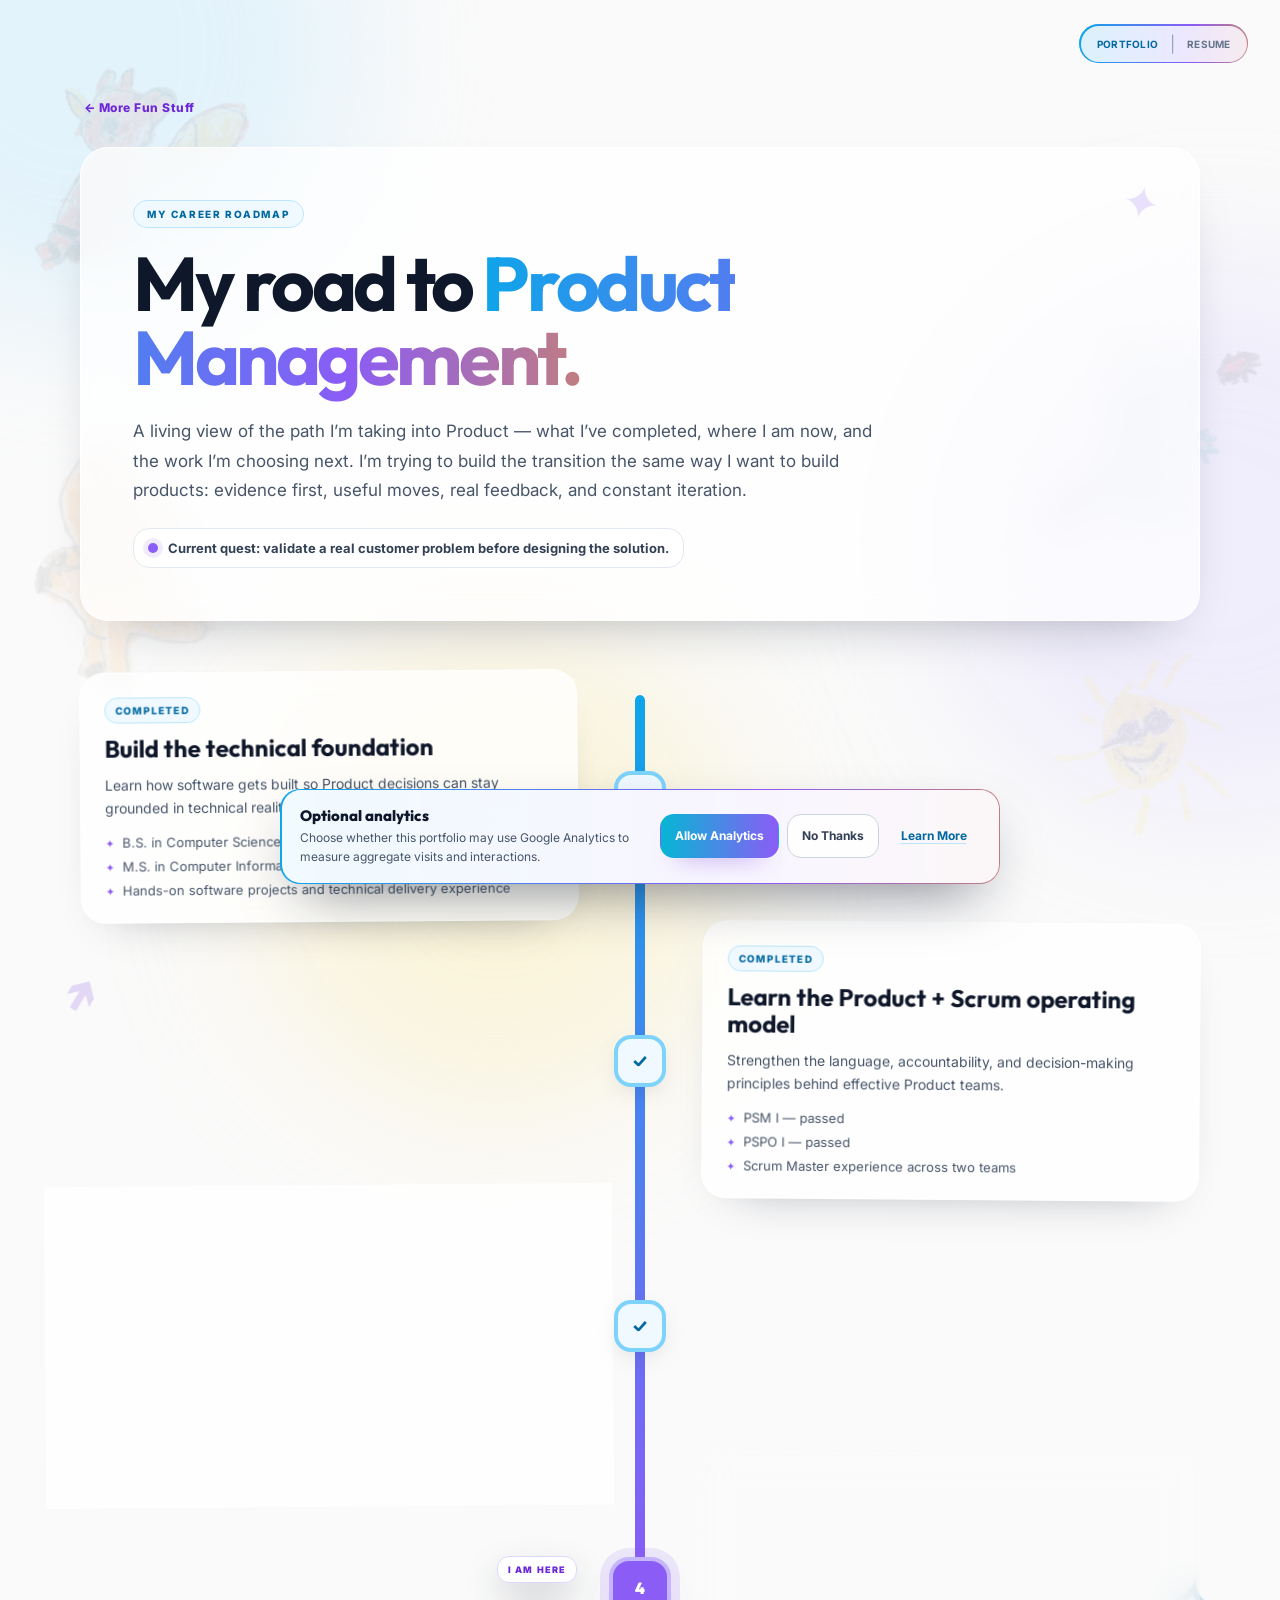
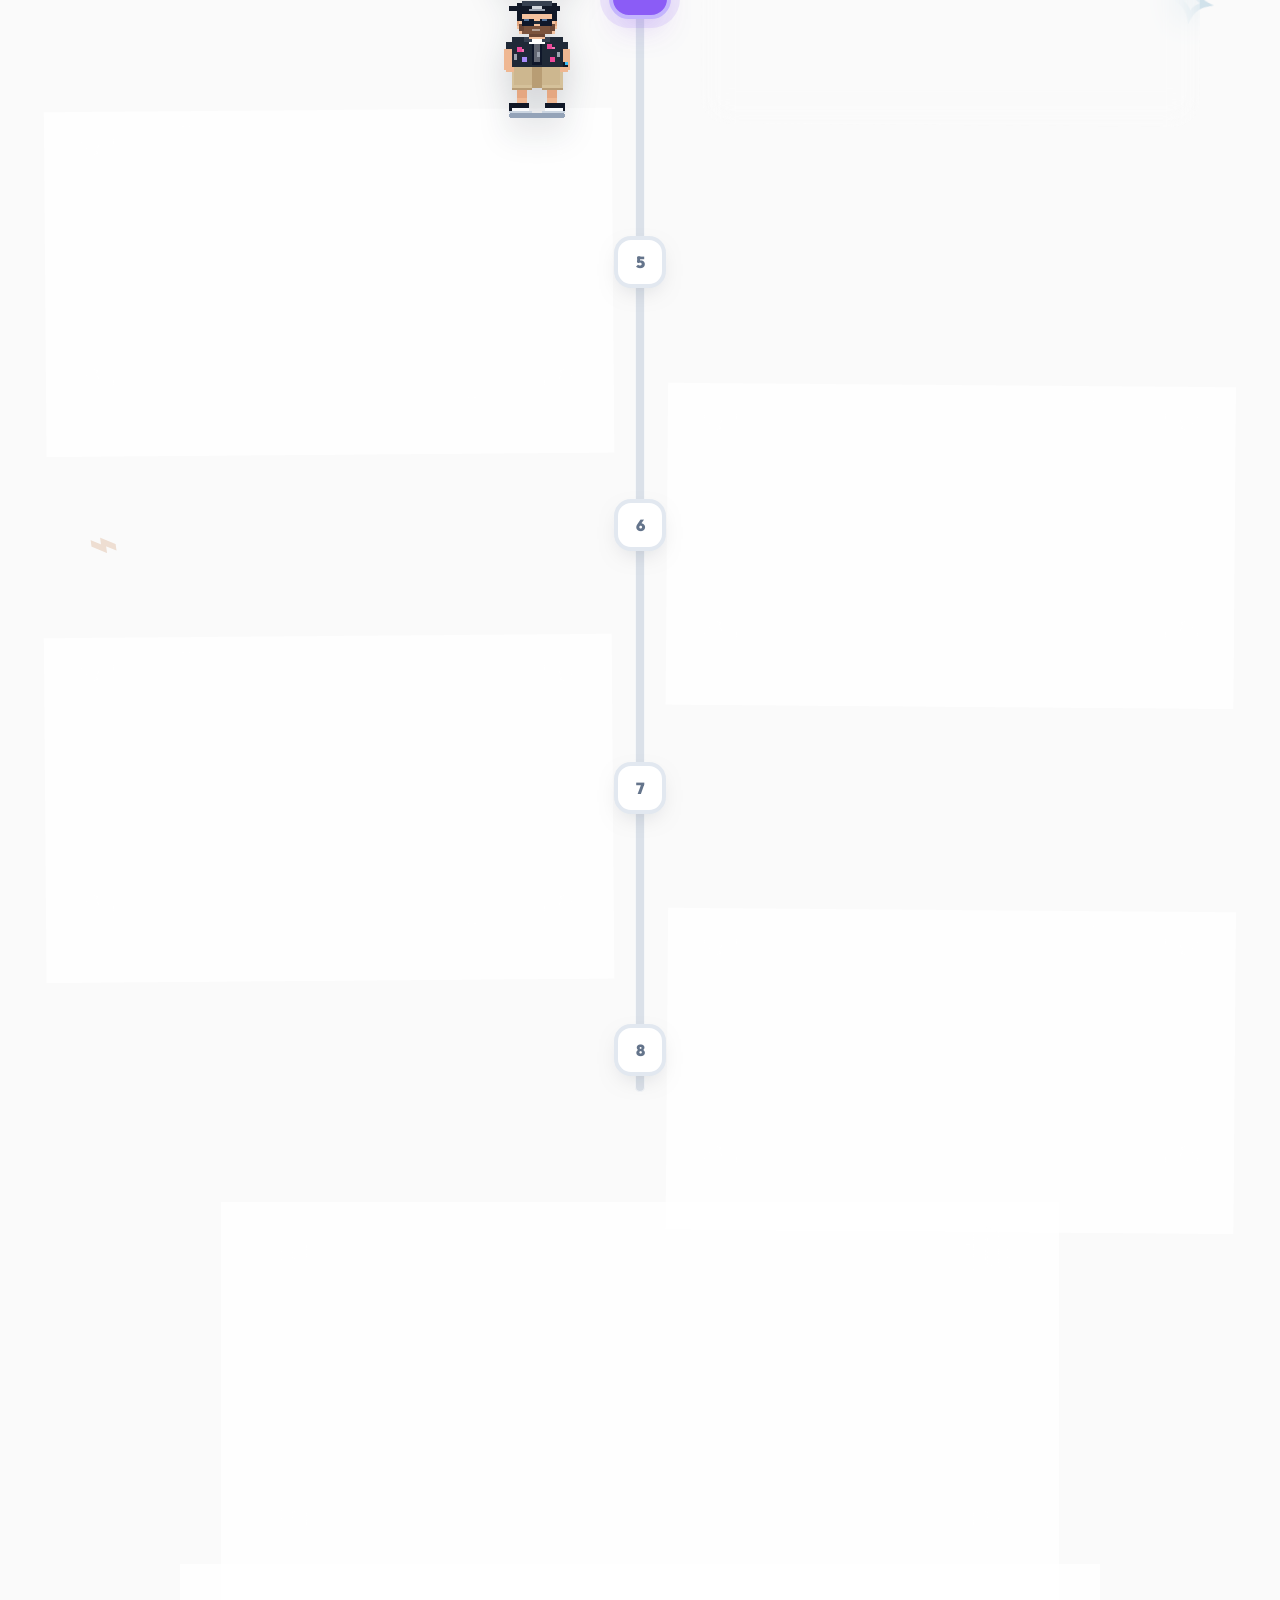
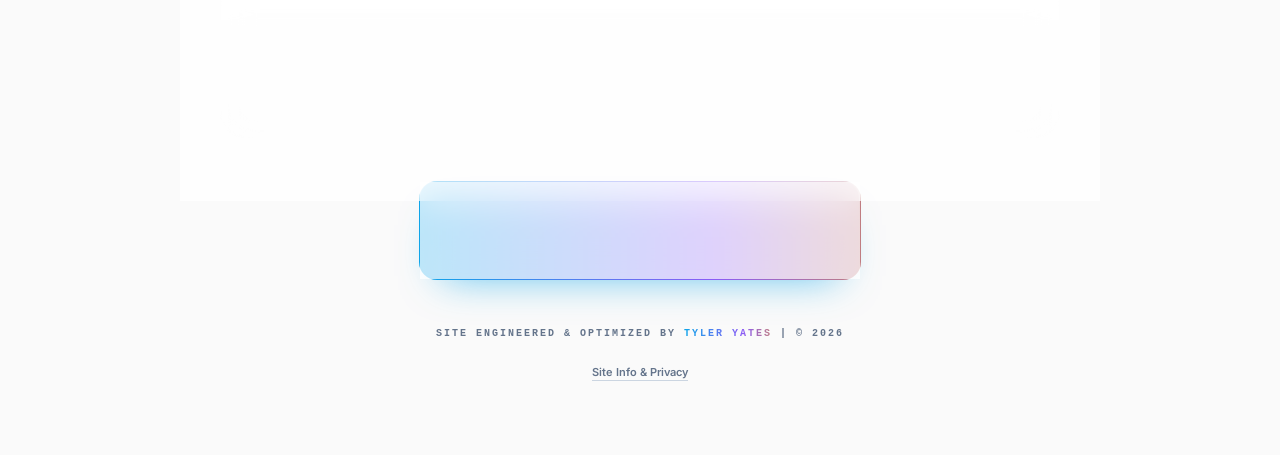
<file: roadmap.html>
<!DOCTYPE html>
<html lang="en">

<head>
  <meta charset="UTF-8" />
  <meta name="viewport" content="width=device-width, initial-scale=1.0" />
  <link rel="icon" type="image/png" href="assets/images/favicon.png" />
  <title>My Career Roadmap | Tyler Yates</title>
  <meta name="description"
    content="A living visual roadmap of Tyler Yates' path into Product Management — what is complete, what is in progress, and what comes next." />

  <!-- Consent-gated analytics and privacy controls -->
  <link rel="stylesheet" href="assets/css/privacy-consent.css" />
  <script src="assets/js/analytics.js" defer></script>
  <script src="assets/js/privacy-consent.js" defer></script>
  <link rel="preconnect" href="https://fonts.googleapis.com" />
  <link rel="preconnect" href="https://fonts.gstatic.com" crossorigin />
  <link
    href="https://fonts.googleapis.com/css2?family=Inter:wght@400;500;600;700;800&family=Outfit:wght@500;600;700;800&display=swap"
    rel="stylesheet" />
  <style>
    :root {
      --maker-sky: #0ea5e9;
      --maker-violet: #8b5cf6;
      --maker-sky-text: #0369a1;
      --maker-violet-text: #6d28d9;
      --maker-amber: #f59e0b;
      --maker-paper: #fafafa;
      --slate-900: #0f172a;
      --slate-700: #334155;
      --slate-600: #475569;
      --slate-500: #64748b;
      --slate-300: #cbd5e1;
      --slate-200: #e2e8f0;
      --white-glass: rgba(255, 255, 255, .72);
      --orbital-gradient: linear-gradient(90deg, var(--maker-sky), var(--maker-violet), var(--maker-amber), var(--maker-sky));
    }

    * {
      box-sizing: border-box;
    }

    html {
      scroll-behavior: smooth;
    }

    body {
      margin: 0;
      min-height: 100vh;
      color: var(--slate-900);
      background: var(--maker-paper);
      font-family: Inter, ui-sans-serif, system-ui, -apple-system, BlinkMacSystemFont, "Segoe UI", sans-serif;
      overflow-x: hidden;
    }

    body::before,
    body::after {
      content: "";
      position: fixed;
      width: 34rem;
      height: 34rem;
      border-radius: 999px;
      filter: blur(72px);
      opacity: .36;
      pointer-events: none;
      z-index: 0;
    }

    body::before {
      left: -12rem;
      top: -14rem;
      background: #bae6fd;
    }

    body::after {
      right: -13rem;
      top: 30%;
      background: #ddd6fe;
    }

    .amber-glow {
      position: fixed;
      left: 20%;
      bottom: -13rem;
      width: 30rem;
      height: 30rem;
      border-radius: 999px;
      background: #fde68a;
      filter: blur(82px);
      opacity: .28;
      pointer-events: none;
      z-index: 0;
    }

    @keyframes orbital-flow {
      from {
        background-position: 0% 50%;
      }

      to {
        background-position: 200% 50%;
      }
    }

    .orbital {
      background: var(--orbital-gradient);
      background-size: 200% auto;
      animation: orbital-flow 6s linear infinite;
    }

    .wrap {
      width: min(1120px, calc(100% - 32px));
      margin: 0 auto;
      padding: 96px 0 72px;
      position: relative;
      z-index: 2;
    }

    .top-switcher {
      position: fixed;
      top: 24px;
      right: 32px;
      z-index: 50;
      display: inline-flex;
      padding: 1.5px;
      border-radius: 999px;
      box-shadow: 0 20px 40px -24px rgba(14, 165, 233, .7);
    }

    .top-switcher-inner {
      display: inline-flex;
      align-items: center;
      gap: 12px;
      border-radius: 999px;
      padding: 8px 16px;
      background: rgba(255, 255, 255, .85);
      -webkit-backdrop-filter: blur(24px);
      backdrop-filter: blur(24px);
    }

    .top-switcher a {
      display: flex;
      flex-direction: column;
      align-items: flex-start;
      color: var(--slate-500);
      text-decoration: none;
      font-size: 10px;
      font-weight: 700;
      line-height: 1;
      text-transform: uppercase;
      letter-spacing: .025em;
    }

    .top-switcher a:first-child {
      color: var(--maker-sky-text);
    }

    .top-switcher-inner>span {
      color: #94a3b8;
    }

    .back-link {
      display: inline-flex;
      align-items: center;
      gap: 7px;
      margin: 0 0 14px 4px;
      color: var(--maker-violet-text);
      text-decoration: none;
      font-size: 12px;
      font-weight: 800;
      letter-spacing: .04em;
      transition: transform .2s ease, color .2s ease;
    }

    .back-link:hover {
      transform: translateX(-3px);
      color: #5b21b6;
    }

    .top-switcher a:focus-visible {
      outline: none;
      box-shadow: 0 0 0 2px #fff, 0 0 0 4px var(--maker-sky);
    }

    .back-link:focus-visible,
    .return-button:focus-visible {
      outline: 2px solid var(--maker-sky);
      outline-offset: 4px;
    }

    .hero {
      margin-top: 18px;
      padding: clamp(28px, 5vw, 52px);
      border-radius: 28px;
      background: var(--white-glass);
      border: 1px solid rgba(255, 255, 255, .8);
      box-shadow: 0 24px 55px -34px rgba(15, 23, 42, .4);
      backdrop-filter: blur(18px);
      position: relative;
      overflow: hidden;
    }

    .hero::after {
      content: "✦";
      position: absolute;
      right: 38px;
      top: 26px;
      font-size: 46px;
      color: rgba(139, 92, 246, .18);
      transform: rotate(13deg);
    }

    .eyebrow {
      display: inline-flex;
      align-items: center;
      gap: 8px;
      padding: 7px 13px;
      border-radius: 999px;
      background: #f0f9ff;
      border: 1px solid #bae6fd;
      color: var(--maker-sky-text);
      font-size: 10px;
      font-weight: 800;
      letter-spacing: .16em;
      text-transform: uppercase;
    }

    h1,
    h2,
    h3 {
      font-family: Outfit, Inter, ui-sans-serif, system-ui, sans-serif;
    }

    h1 {
      margin: 18px 0 0;
      max-width: 820px;
      font-size: clamp(42px, 7vw, 76px);
      line-height: .98;
      letter-spacing: -.045em;
    }

    .gradient-text {
      color: transparent;
      -webkit-background-clip: text;
      background-clip: text;
    }

    .hero p {
      max-width: 760px;
      color: var(--slate-600);
      font-size: 17px;
      line-height: 1.75;
      margin: 22px 0 0;
    }

    .quest-chip {
      display: inline-flex;
      margin-top: 22px;
      align-items: center;
      gap: 10px;
      border-radius: 16px;
      padding: 11px 14px;
      background: rgba(255, 255, 255, .82);
      border: 1px solid var(--slate-200);
      box-shadow: 0 12px 30px -22px rgba(15, 23, 42, .4);
      font-size: 13px;
      font-weight: 700;
      color: var(--slate-700);
    }

    .quest-dot {
      width: 10px;
      height: 10px;
      border-radius: 999px;
      background: var(--maker-violet);
      box-shadow: 0 0 0 5px rgba(139, 92, 246, .12);
    }

    .roadmap-shell {
      margin-top: 34px;
      position: relative;
      padding: 16px 0;
    }

    .route {
      position: absolute;
      left: 50%;
      top: 40px;
      bottom: 100px;
      width: 10px;
      transform: translateX(-50%);
      border-radius: 999px;
      background: rgba(203, 213, 225, .65);
      overflow: hidden;
      box-shadow: inset 0 0 0 1px rgba(255, 255, 255, .7);
    }

    .route-progress {
      width: 100%;
      height: 0;
      border-radius: 999px;
      background: linear-gradient(180deg, var(--maker-sky), var(--maker-violet));
      box-shadow: 0 0 22px rgba(139, 92, 246, .26);
    }

    .stage {
      position: relative;
      display: grid;
      grid-template-columns: minmax(0, 1fr) 84px minmax(0, 1fr);
      gap: 20px;
      align-items: center;
      min-height: 230px;
    }

    .card {
      background: rgba(255, 255, 255, .76);
      border: 1px solid rgba(255, 255, 255, .86);
      border-radius: 25px;
      padding: 24px;
      box-shadow: 0 20px 46px -34px rgba(15, 23, 42, .42);
      backdrop-filter: blur(16px);
      transition: transform .25s ease, box-shadow .25s ease;
      position: relative;
      grid-row: 1;
      width: 100%;
      min-width: 0;
    }

    .card:hover {
      transform: translateY(-4px);
      box-shadow: 0 26px 55px -34px rgba(15, 23, 42, .5);
    }

    .stage:nth-of-type(odd) .card {
      grid-column: 1;
      transform: rotate(-.45deg);
    }

    .stage:nth-of-type(even) .card {
      grid-column: 3;
      transform: rotate(.45deg);
    }

    .stage:nth-of-type(odd) .card:hover,
    .stage:nth-of-type(even) .card:hover {
      transform: translateY(-4px) rotate(0deg);
    }

    .checkpoint {
      grid-column: 2;
      grid-row: 1;
      justify-self: center;
      width: 52px;
      height: 52px;
      border-radius: 17px;
      display: grid;
      place-items: center;
      background: white;
      border: 4px solid var(--slate-200);
      color: var(--slate-500);
      font-weight: 900;
      font-family: Outfit, sans-serif;
      box-shadow: 0 8px 28px -16px rgba(15, 23, 42, .5);
      z-index: 3;
    }

    .done .checkpoint {
      border-color: #7dd3fc;
      color: var(--maker-sky-text);
      background: #f0f9ff;
    }

    .current .checkpoint {
      width: 62px;
      height: 62px;
      border-radius: 20px;
      border-color: #c4b5fd;
      color: white;
      background: var(--maker-violet);
      box-shadow: 0 0 0 9px rgba(139, 92, 246, .12), 0 18px 36px -20px rgba(109, 40, 217, .7);
      animation: pulse 2.2s ease-in-out infinite;
    }

    @keyframes pulse {

      0%,
      100% {
        box-shadow: 0 0 0 8px rgba(139, 92, 246, .10), 0 18px 36px -20px rgba(109, 40, 217, .7);
      }

      50% {
        box-shadow: 0 0 0 15px rgba(139, 92, 246, .04), 0 20px 42px -18px rgba(109, 40, 217, .75);
      }
    }

    .status {
      display: inline-flex;
      align-items: center;
      border-radius: 999px;
      padding: 6px 10px;
      font-size: 10px;
      font-weight: 800;
      letter-spacing: .12em;
      text-transform: uppercase;
      margin-bottom: 12px;
    }

    .done .status {
      background: #f0f9ff;
      border: 1px solid #bae6fd;
      color: var(--maker-sky-text);
    }

    .current .status {
      background: #f5f3ff;
      border: 1px solid #ddd6fe;
      color: var(--maker-violet-text);
    }

    .next .status {
      background: #fff7ed;
      border: 1px solid #fed7aa;
      color: #b45309;
    }

    .future .status {
      background: #f8fafc;
      border: 1px solid var(--slate-200);
      color: var(--slate-500);
    }

    .card h3 {
      margin: 0;
      font-size: 24px;
      line-height: 1.12;
    }

    .card p {
      margin: 11px 0 0;
      color: var(--slate-600);
      line-height: 1.65;
      font-size: 14px;
    }

    .card ul {
      margin: 15px 0 0;
      padding: 0;
      list-style: none;
      display: grid;
      gap: 8px;
    }

    .card li {
      color: var(--slate-600);
      font-size: 13px;
      display: flex;
      gap: 8px;
      align-items: flex-start;
    }

    .card li::before {
      content: "✦";
      color: var(--maker-violet);
      font-size: 11px;
      margin-top: 2px;
    }

    .current .card {
      border: 1px solid rgba(196, 181, 253, .85);
      box-shadow: 0 26px 56px -34px rgba(109, 40, 217, .55);
      background: linear-gradient(145deg, rgba(255, 255, 255, .9), rgba(245, 243, 255, .82));
    }

    .trainer-wrap {
      grid-column: 1;
      grid-row: 1;
      align-self: end;
      justify-self: end;
      display: flex;
      flex-direction: column;
      align-items: center;
      margin-right: -10px;
      z-index: 5;
      filter: drop-shadow(0 14px 16px rgba(15, 23, 42, .16));
    }

    .trainer-label {
      margin-bottom: 6px;
      padding: 7px 10px;
      border-radius: 12px;
      background: #fff;
      border: 1px solid #ddd6fe;
      color: var(--maker-violet-text);
      font-size: 9px;
      font-weight: 900;
      letter-spacing: .12em;
      text-transform: uppercase;
      white-space: nowrap;
      box-shadow: 0 10px 24px -18px rgba(15, 23, 42, .45);
    }

    .sprite {
      width: 102px;
      height: 136px;
      overflow: visible;
      image-rendering: pixelated;
      image-rendering: crisp-edges;
    }

    .sprite rect {
      shape-rendering: crispEdges;
    }

    /* Deliberately frame-stepped so the avatar feels like an old handheld RPG sprite,
       not a smooth floating illustration. */
    .sprite-body {
      transform-box: fill-box;
      transform-origin: center bottom;
      animation: trainer-idle 1.35s steps(4, end) infinite;
    }

    .sprite-shadow {
      transform-box: fill-box;
      transform-origin: center;
      animation: trainer-shadow 1.35s steps(4, end) infinite;
    }

    @keyframes trainer-idle {

      0%,
      100% {
        transform: translateY(0);
      }

      25% {
        transform: translateY(-1px);
      }

      50% {
        transform: translateY(-2px);
      }

      75% {
        transform: translateY(-1px);
      }
    }

    @keyframes trainer-shadow {

      0%,
      100% {
        transform: scaleX(1);
        opacity: .65;
      }

      25%,
      75% {
        transform: scaleX(.94);
        opacity: .58;
      }

      50% {
        transform: scaleX(.88);
        opacity: .5;
      }
    }

    .doodle {
      position: absolute;
      pointer-events: none;
      user-select: none;
      opacity: .16;
      font-family: Outfit, sans-serif;
      font-weight: 800;
      color: var(--maker-violet-text);
    }

    .d1 {
      top: 310px;
      left: -16px;
      transform: rotate(-14deg);
      font-size: 48px;
    }

    .d2 {
      top: 910px;
      right: -15px;
      transform: rotate(9deg);
      font-size: 60px;
      color: var(--maker-sky-text);
    }

    .d3 {
      bottom: 620px;
      left: 8px;
      transform: rotate(-8deg);
      font-size: 46px;
      color: #b45309;
    }

    .north-star {
      margin: 34px auto 0;
      max-width: 740px;
      text-align: center;
      padding: 34px 28px;
      border-radius: 28px;
      background: rgba(255, 255, 255, .8);
      border: 1px solid rgba(255, 255, 255, .88);
      box-shadow: 0 26px 58px -38px rgba(15, 23, 42, .45);
      backdrop-filter: blur(18px);
      position: relative;
    }

    .north-star .star {
      width: 74px;
      height: 74px;
      margin: -4px auto 10px;
      display: grid;
      place-items: center;
      font-size: 38px;
      border-radius: 24px;
      color: transparent;
      -webkit-background-clip: text;
      background-clip: text;
    }

    .north-star h2 {
      margin: 4px 0 0;
      font-size: clamp(30px, 4vw, 44px);
    }

    .north-star p {
      margin: 10px auto 0;
      max-width: 560px;
      color: var(--slate-600);
      line-height: 1.7;
      font-size: 14px;
    }

    footer {
      margin-top: 34px;
      color: var(--slate-500);
      text-align: center;
      font-size: 12px;
    }

    .tiny-note {
      position: absolute;
      font-family: Outfit, sans-serif;
      font-weight: 700;
      font-size: 12px;
      color: var(--maker-violet-text);
      transform: rotate(-5deg);
      background: rgba(255, 255, 255, .82);
      border: 1px solid #ede9fe;
      border-radius: 12px;
      padding: 6px 9px;
      box-shadow: 0 10px 20px -18px rgba(15, 23, 42, .4);
    }

    .note-1 {
      right: 18px;
      bottom: 18px;
    }


    .legacy-doodle {
      position: absolute;
      pointer-events: none;
      user-select: none;
      filter: grayscale(10%) saturate(120%);
      z-index: 1;
    }

    .legacy-dragon {
      left: 2%;
      top: 7%;
      width: min(18vw, 235px);
      opacity: .09;
      transform: rotate(-6deg);
    }

    .legacy-dino {
      right: 2%;
      top: 37%;
      width: min(16vw, 210px);
      opacity: .085;
      transform: rotate(6deg);
    }

    .legacy-cat {
      left: 2.5%;
      bottom: 23%;
      width: min(15vw, 190px);
      opacity: .08;
      transform: rotate(4deg);
    }

    .legacy-sun {
      right: 4%;
      bottom: 7%;
      width: min(14vw, 185px);
      opacity: .08;
      transform: rotate(-3deg);
    }

    .return-card {
      margin: 38px auto 0;
      max-width: 840px;
      padding: 26px 28px;
      border-radius: 26px;
      background: rgba(255, 255, 255, .68);
      border: 1px solid rgba(255, 255, 255, .82);
      box-shadow: 0 22px 52px -38px rgba(15, 23, 42, .45);
      backdrop-filter: blur(18px);
      display: flex;
      align-items: center;
      justify-content: space-between;
      gap: 22px;
    }

    .return-card .kicker {
      margin: 0;
      color: var(--maker-violet-text);
      font-size: 10px;
      font-weight: 900;
      letter-spacing: .15em;
      text-transform: uppercase;
    }

    .return-card h3 {
      margin: 6px 0 0;
      font-size: 24px;
    }

    .return-card p {
      margin: 7px 0 0;
      color: var(--slate-600);
      font-size: 13px;
      line-height: 1.65;
      max-width: 530px;
    }

    .return-button {
      flex: 0 0 auto;
      display: inline-flex;
      align-items: center;
      justify-content: center;
      gap: 8px;
      min-height: 44px;
      padding: 11px 18px;
      border-radius: 16px;
      color: #fff;
      text-decoration: none;
      font-size: 13px;
      font-weight: 800;
      background: linear-gradient(90deg, #06b6d4, var(--maker-violet));
      box-shadow: 0 16px 30px -18px rgba(109, 40, 217, .72);
      transition: transform .2s ease, filter .2s ease;
    }

    .return-button:hover {
      transform: translateY(-2px);
      filter: brightness(1.04);
    }

    .credit-footer {
      margin-top: 42px;
      display: flex;
      flex-direction: column;
      align-items: center;
    }

    .credit-shell {
      padding: 1.5px;
      border-radius: 18px;
      box-shadow: 0 20px 40px -24px rgba(14, 165, 233, .7);
    }

    .credit-card {
      display: flex;
      align-items: center;
      gap: 18px;
      width: fit-content;
      padding: 14px 18px;
      border-radius: 16px;
      border: 2px solid #7dd3fc;
      background: rgba(255, 255, 255, .72);
      backdrop-filter: blur(16px);
      transition: transform .25s ease, background .25s ease;
    }

    .credit-shell:hover .credit-card {
      transform: translateY(-5px);
      background: rgba(255, 255, 255, .94);
    }

    .credit-avatar {
      width: 64px;
      height: 64px;
      border-radius: 999px;
      overflow: hidden;
      border: 1px solid rgba(255, 255, 255, .9);
      flex: 0 0 auto;
    }

    .credit-avatar img {
      width: 100%;
      height: 100%;
      object-fit: cover;
      transform: scale(1.5);
    }

    .credit-label {
      margin: 0;
      color: var(--maker-sky-text);
      font-size: 10px;
      font-weight: 900;
      letter-spacing: .2em;
      text-transform: uppercase;
    }

    .credit-copy {
      margin: 4px 0 0;
      color: var(--slate-700);
      font-family: ui-monospace, SFMono-Regular, Menlo, Consolas, monospace;
      font-size: 12px;
      font-weight: 800;
    }

    .site-credit {
      margin-top: 48px;
      color: var(--slate-500);
      text-align: center;
      font-family: ui-monospace, SFMono-Regular, Menlo, Consolas, monospace;
      font-size: 10px;
      font-weight: 800;
      letter-spacing: .2em;
      text-transform: uppercase;
    }

    .back-to-top-shell {
      position: fixed;
      right: 24px;
      bottom: 24px;
      z-index: 50;
      display: inline-flex;
      padding: 2px;
      border-radius: 999px;
      background: var(--orbital-gradient);
      background-size: 200% auto;
      box-shadow: 0 20px 40px -24px rgba(14, 165, 233, .7);
      opacity: 0;
      pointer-events: none;
      transform: translateY(80px);
      transition: opacity .3s ease-out, transform .3s ease-out;
      animation: orbital-flow 6s linear infinite;
    }

    .back-to-top-shell.is-visible {
      opacity: 1;
      pointer-events: auto;
      transform: translateY(0);
    }

    .back-to-top-button {
      position: relative;
      display: inline-flex;
      width: 64px;
      height: 64px;
      align-items: center;
      justify-content: center;
      overflow: hidden;
      border: 0;
      border-radius: 999px;
      background: #fff;
      color: var(--maker-sky-text);
      cursor: pointer;
      -webkit-backdrop-filter: blur(12px);
      backdrop-filter: blur(12px);
      transition: transform .3s ease-out;
    }

    .back-to-top-button:hover {
      transform: rotate(12deg) scale(1.1);
    }

    .back-to-top-button:focus-visible {
      outline: none;
      box-shadow: 0 0 0 2px #fff, 0 0 0 4px var(--maker-sky);
    }

    .back-to-top-pulse {
      position: absolute;
      inset: 0;
      border-radius: 999px;
      background: rgba(224, 242, 254, .6);
      filter: blur(4px);
      pointer-events: none;
      animation: back-to-top-pulse 2s cubic-bezier(.4, 0, .6, 1) infinite;
    }

    .back-to-top-button svg {
      position: relative;
      width: 24px;
      height: 24px;
    }

    @keyframes back-to-top-pulse {
      50% {
        opacity: .5;
      }
    }

    @media (max-width: 767px) {
      .top-switcher {
        top: 16px;
        right: 16px;
      }
    }

    @media (max-width: 780px) {
      .amber-glow {
        position: absolute;
        top: calc(100vh + 8rem);
        bottom: auto;
      }

      .wrap {
        padding-top: 82px;
      }

      .hero {
        padding: 28px 22px;
      }

      .route {
        left: 28px;
        transform: none;
      }

      .stage {
        grid-template-columns: 58px 1fr;
        gap: 14px;
        min-height: unset;
        margin-bottom: 22px;
        align-items: start;
      }

      .checkpoint,
      .stage:nth-of-type(odd) .checkpoint,
      .stage:nth-of-type(even) .checkpoint {
        grid-column: 1;
        margin-top: 14px;
      }

      .card,
      .stage:nth-of-type(odd) .card,
      .stage:nth-of-type(even) .card {
        grid-column: 2;
        transform: none;
      }

      .trainer-wrap {
        grid-column: 2;
        grid-row: 2;
        justify-self: end;
        margin: -16px 12px 4px 0;
      }

      .doodle,
      .legacy-doodle {
        display: none;
      }

      .return-card {
        flex-direction: column;
        align-items: flex-start;
        padding: 24px 22px;
      }

      h1 {
        font-size: clamp(42px, 12vw, 60px);
      }
    }

    @media (prefers-reduced-motion: reduce) {

      *,
      *::before,
      *::after {
        animation-duration: .001ms !important;
        animation-iteration-count: 1 !important;
        scroll-behavior: auto !important;
      }
    }
  </style>
  <!-- Site information and privacy dialog -->
  <link rel="stylesheet" href="assets/css/site-info.css" />
  <script src="assets/js/site-info.js" defer></script>
</head>

<body>
  <div class="amber-glow" aria-hidden="true"></div>

  <div aria-hidden="true">
    <img src="assets/images/drawing-dragon.png" alt="" class="legacy-doodle legacy-dragon" loading="lazy"
      decoding="async" />
    <img src="assets/images/drawing-dino.png" alt="" class="legacy-doodle legacy-dino" loading="lazy"
      decoding="async" />
    <img src="assets/images/drawing-cat.png" alt="" class="legacy-doodle legacy-cat" loading="lazy" decoding="async" />
    <img src="assets/images/drawing-sun.png" alt="" class="legacy-doodle legacy-sun" loading="lazy" decoding="async" />
  </div>

  <div class="top-switcher orbital">
    <nav class="top-switcher-inner" aria-label="Site navigation">
      <a href="index.html" aria-label="Go to portfolio home" data-ga-event="portfolio_nav_click"
        data-ga-location="top_nav">Portfolio</a>
      <span aria-hidden="true">|</span>
      <a href="resume.html" aria-label="View resume" data-ga-event="resume_nav_click"
        data-ga-location="top_nav">Resume</a>
    </nav>
  </div>

  <main class="wrap">
    <a href="fun.html" class="back-link" aria-label="Back to More Fun Stuff" data-ga-event="fun_stuff_back_click"
      data-ga-location="top_back_link">← More Fun Stuff</a>
    <section class="hero">
      <span class="eyebrow">My Career Roadmap</span>
      <h1>My road to <span class="gradient-text orbital">Product Management.</span></h1>
      <p>
        A living view of the path I’m taking into Product — what I’ve completed, where I am now, and the work I’m
        choosing next. I’m trying to build the transition the same way I want to build products: evidence first, useful
        moves, real feedback, and constant iteration.
      </p>
      <div class="quest-chip"><span class="quest-dot"></span>Current quest: validate a real customer problem before
        designing the solution.</div>
    </section>

    <section class="roadmap-shell" aria-label="Product management roadmap">
      <div class="route" aria-hidden="true">
        <div class="route-progress"></div>
      </div>
      <div class="doodle d1" aria-hidden="true">↗</div>
      <div class="doodle d2" aria-hidden="true">✧</div>
      <div class="doodle d3" aria-hidden="true">⌁</div>

      <article class="stage done">
        <div class="card">
          <span class="status">Completed</span>
          <h3>Build the technical foundation</h3>
          <p>Learn how software gets built so Product decisions can stay grounded in technical reality.</p>
          <ul>
            <li>B.S. in Computer Science</li>
            <li>M.S. in Computer Information Systems</li>
            <li>Hands-on software projects and technical delivery experience</li>
          </ul>
        </div>
        <div class="checkpoint">✓</div>
      </article>

      <article class="stage done">
        <div class="card">
          <span class="status">Completed</span>
          <h3>Learn the Product + Scrum operating model</h3>
          <p>Strengthen the language, accountability, and decision-making principles behind effective Product teams.</p>
          <ul>
            <li>PSM I — passed</li>
            <li>PSPO I — passed</li>
            <li>Scrum Master experience across two teams</li>
          </ul>
        </div>
        <div class="checkpoint">✓</div>
      </article>

      <article class="stage done">
        <div class="card">
          <span class="status">Completed</span>
          <h3>Turn shipped work into Product evidence</h3>
          <p>Move beyond “I built something” and explain the problem, tradeoffs, decisions, and outcomes behind the
            work.</p>
          <ul>
            <li>uTip product case study</li>
            <li>Portfolio positioned around Product thinking</li>
            <li>Technical projects reframed around user value</li>
          </ul>
        </div>
        <div class="checkpoint">✓</div>
      </article>

      <article class="stage current">
        <div class="card">
          <span class="status">Current quest</span>
          <h3>Validate a real customer problem</h3>
          <p>
            I’m actively researching a day-of group context handoff problem: when one person carries the plan, context,
            and “what’s next?” decisions for everyone else.
          </p>
          <ul>
            <li>Gathering real customer/community evidence</li>
            <li>Narrowing the user segment and job-to-be-done</li>
            <li>Looking for contradictions before committing to a solution</li>
          </ul>
        </div>
        <div class="checkpoint">4</div>

        <div class="trainer-wrap" aria-label="Tyler's current position on the roadmap: I am here">
          <div class="trainer-label">I am here</div>
          <svg class="sprite" viewBox="0 0 40 52" role="img"
            aria-label="Pixel-art Tyler avatar based on the uploaded trainer-style sprite reference, wearing a backwards cap, sunglasses, a dark patterned shirt, khaki shorts, and sneakers, gently idling like a classic handheld RPG trainer">
            <!-- fixed ground shadow -->
            <rect class="sprite-shadow" x="9" y="48" width="22" height="2" rx="1" fill="#94a3b8" />

            <g class="sprite-body">
              <!-- shoes -->
              <rect x="9" y="44" width="8" height="3" fill="#111827" />
              <rect x="23" y="44" width="8" height="3" fill="#111827" />
              <rect x="10" y="46" width="7" height="2" fill="#f8fafc" />
              <rect x="23" y="46" width="7" height="2" fill="#f8fafc" />
              <rect x="9" y="47" width="9" height="1" fill="#cbd5e1" />
              <rect x="22" y="47" width="9" height="1" fill="#cbd5e1" />

              <!-- legs -->
              <rect x="12" y="36" width="4" height="8" fill="#efb792" />
              <rect x="24" y="36" width="4" height="8" fill="#efb792" />
              <rect x="12" y="39" width="4" height="3" fill="#e5a781" />
              <rect x="24" y="39" width="4" height="3" fill="#e5a781" />

              <!-- shorts -->
              <rect x="10" y="29" width="20" height="9" fill="#d5c19a" />
              <rect x="11" y="30" width="8" height="7" fill="#cdb78f" />
              <rect x="21" y="30" width="8" height="7" fill="#cdb78f" />
              <rect x="18" y="29" width="4" height="9" fill="#b89d74" />
              <rect x="10" y="38" width="8" height="1" fill="#b79c76" />
              <rect x="22" y="38" width="8" height="1" fill="#b79c76" />

              <!-- shirt body -->
              <rect x="10" y="18" width="20" height="12" fill="#1f2937" />
              <rect x="8" y="20" width="4" height="10" fill="#1f2937" />
              <rect x="28" y="20" width="4" height="10" fill="#1f2937" />
              <rect x="17" y="18" width="6" height="3" fill="#ffffff" />
              <rect x="18" y="21" width="4" height="8" fill="#0f172a" />
              <rect x="19" y="21" width="2" height="7" fill="#ffffff" opacity=".35" />

              <!-- shirt collar -->
              <rect x="15" y="18" width="3" height="2" fill="#374151" />
              <rect x="22" y="18" width="3" height="2" fill="#374151" />

              <!-- shirt pattern inspired by uploaded sprite -->
              <rect x="12" y="22" width="2" height="2" fill="#ec4899" />
              <rect x="14" y="23" width="1" height="1" fill="#f472b6" />
              <rect x="24" y="21" width="2" height="2" fill="#ec4899" />
              <rect x="26" y="22" width="1" height="1" fill="#f472b6" />
              <rect x="14" y="26" width="2" height="2" fill="#a78bfa" />
              <rect x="25" y="26" width="2" height="2" fill="#ec4899" />
              <rect x="20" y="24" width="1" height="2" fill="#9ca3af" />
              <rect x="11" y="25" width="1" height="2" fill="#9ca3af" />
              <rect x="28" y="24" width="1" height="2" fill="#9ca3af" />

              <!-- arms -->
              <rect x="7" y="23" width="3" height="8" fill="#efb792" />
              <rect x="30" y="23" width="3" height="8" fill="#efb792" />
              <rect x="8" y="30" width="3" height="2" fill="#efb792" />
              <rect x="29" y="30" width="3" height="2" fill="#efb792" />

              <!-- watch on right wrist (screen-left on front view) -->
              <rect x="30" y="28" width="2" height="2" fill="#111827" />
              <rect x="31" y="28" width="1" height="1" fill="#38bdf8" />

              <!-- neck -->
              <rect x="17" y="16" width="6" height="3" fill="#efb792" />
              <rect x="18" y="16" width="4" height="3" fill="#f4c29f" />

              <!-- head -->
              <rect x="13" y="8" width="14" height="9" fill="#f4c29f" />
              <rect x="12" y="10" width="16" height="5" fill="#f4c29f" />
              <rect x="14" y="16" width="12" height="1" fill="#e1a57f" />
              <rect x="12" y="11" width="1" height="3" fill="#e1a57f" />
              <rect x="27" y="11" width="1" height="3" fill="#e1a57f" />

              <!-- beard -->
              <rect x="14" y="14" width="12" height="3" fill="#7c533d" />
              <rect x="13" y="13" width="2" height="3" fill="#6b4635" />
              <rect x="25" y="13" width="2" height="3" fill="#6b4635" />
              <rect x="17" y="17" width="6" height="1" fill="#6b4635" />

              <!-- sunglasses -->
              <rect x="14" y="11" width="5" height="3" fill="#0f172a" />
              <rect x="21" y="11" width="5" height="3" fill="#0f172a" />
              <rect x="19" y="12" width="2" height="1" fill="#1f2937" />
              <rect x="15" y="11" width="2" height="1" fill="#93c5fd" opacity=".55" />
              <rect x="22" y="11" width="2" height="1" fill="#93c5fd" opacity=".55" />

              <!-- small smile below beard line -->
              <rect x="18" y="15" width="3" height="1" fill="#f8fafc" opacity=".45" />

              <!-- hair -->
              <rect x="13" y="7" width="14" height="2" fill="#111827" />
              <rect x="12" y="9" width="2" height="3" fill="#111827" />
              <rect x="26" y="9" width="2" height="3" fill="#111827" />

              <!-- backwards cap with visible strap -->
              <rect x="12" y="5" width="16" height="4" fill="#111827" />
              <rect x="14" y="4" width="12" height="2" fill="#374151" />
              <rect x="9" y="6" width="4" height="2" fill="#111827" />
              <rect x="24" y="6" width="5" height="2" fill="#111827" />
              <rect x="17" y="7" width="6" height="1" fill="#9ca3af" />
              <rect x="18" y="6" width="4" height="1" fill="#d1d5db" />
            </g>
          </svg>
        </div>
      </article>

      <article class="stage next">
        <div class="card">
          <span class="status">Next</span>
          <h3>Prototype the smallest useful answer</h3>
          <p>Only after the problem survives discovery: map the journey, choose the critical moment, and prototype the
            lightest experience worth testing.</p>
          <ul>
            <li>User flow + low-fidelity prototype</li>
            <li>Explicit MVP tradeoffs</li>
            <li>Testable assumptions, not feature wishlists</li>
          </ul>
        </div>
        <div class="checkpoint">5</div>
      </article>

      <article class="stage future">
        <div class="card">
          <span class="status">Then</span>
          <h3>Test, measure, and iterate</h3>
          <p>Turn the case study into proof that feedback changes the product, not just a polished mockup.</p>
          <ul>
            <li>Usability feedback</li>
            <li>Success metrics and instrumentation plan</li>
            <li>Documented iteration based on evidence</li>
          </ul>
        </div>
        <div class="checkpoint">6</div>
      </article>

      <article class="stage future">
        <div class="card">
          <span class="status">Build leverage</span>
          <h3>Make the evidence easy to hire</h3>
          <p>Translate the work into clear stories that show discovery, prioritization, technical fluency, stakeholder
            alignment, and outcomes.</p>
          <ul>
            <li>Two strong Product case studies</li>
            <li>Interview story bank</li>
            <li>Product analytics examples</li>
          </ul>
        </div>
        <div class="checkpoint">7</div>
      </article>

      <article class="stage future">
        <div class="card">
          <span class="status">Target: Aug 2027</span>
          <h3>Land the first true Product role</h3>
          <p>Use the portfolio, network, applications, and interview reps to move into a role with meaningful Product
            ownership.</p>
          <ul>
            <li>Consistent targeted applications</li>
            <li>Active Product network</li>
            <li>Ownership of real user + business outcomes</li>
          </ul>
        </div>
        <div class="checkpoint">8</div>
      </article>
    </section>

    <section class="north-star">
      <div class="star orbital">★</div>
      <span class="eyebrow">Long-term Goal</span>
      <h2>Build meaningful products in tech.</h2>
      <p>
        The destination is bigger than one company or one job title: become the kind of Product leader who understands
        users, aligns teams, makes smart tradeoffs, and ships technology people genuinely care about.
      </p>
    </section>

    <section class="return-card" aria-label="Return to More Fun Stuff">
      <div>
        <p class="kicker">Side quest complete</p>
        <h3>Want to see the other fun stuff?</h3>
        <p>The roadmap is just one little corner of the site. Head back to the side-quest hub to see what else gets
          unlocked over time.</p>
      </div>
      <a href="fun.html" class="return-button" data-ga-event="fun_stuff_back_click" data-ga-location="bottom_cta">More
        Fun Stuff <span aria-hidden="true">→</span></a>
    </section>

    <footer class="credit-footer">
      <div class="credit-shell orbital">
        <div class="credit-card">
          <span class="credit-avatar">
            <img src="assets/images/cole.jpeg" alt="Cole Yates avatar" loading="lazy" decoding="async" />
          </span>
          <div>
            <p class="credit-label">Lead Concept Artist</p>
            <p class="credit-copy">Background drawings created by Cole Yates ✏️</p>
          </div>
        </div>
      </div>
      <p class="site-credit">SITE ENGINEERED &amp; OPTIMIZED BY <span class="gradient-text orbital">TYLER YATES</span> |
        © 2026</p>
      <button type="button" class="site-info-link site-info-footer-link" data-site-info-trigger aria-haspopup="dialog"
        aria-controls="site-info-dialog">Site Info &amp; Privacy</button>
    </footer>
  </main>

  <div id="back-to-top-shell" class="back-to-top-shell">
    <button id="back-to-top" class="back-to-top-button" type="button" aria-label="Back to top">
      <span class="back-to-top-pulse" aria-hidden="true"></span>
      <svg xmlns="http://www.w3.org/2000/svg" fill="none" viewBox="0 0 24 24" stroke="currentColor" aria-hidden="true">
        <path stroke-linecap="round" stroke-linejoin="round" stroke-width="2.75" d="M5 15l7-7 7 7" />
      </svg>
    </button>
  </div>

  <script>
    (() => {
      "use strict";

      const BACK_TO_TOP_SHOW_SCROLL_PX = 600;
      const backToTopShell = document.getElementById("back-to-top-shell");
      const backToTopBtn = document.getElementById("back-to-top");
      const roadmapRoute = document.querySelector(".route");
      const roadmapProgress = document.querySelector(".route-progress");
      const currentCheckpoint = document.querySelector(".stage.current .checkpoint");

      function updateRoadmapProgress() {
        if (!roadmapRoute || !roadmapProgress || !currentCheckpoint) {
          return;
        }

        const routeRect = roadmapRoute.getBoundingClientRect();
        const checkpointRect = currentCheckpoint.getBoundingClientRect();
        const checkpointCenter = checkpointRect.top + (checkpointRect.height / 2);
        const progressHeight = Math.max(0, Math.min(routeRect.height, checkpointCenter - routeRect.top));

        roadmapProgress.style.height = `${progressHeight}px`;
      }

      function updateBackToTopVisibility(scrollTop = window.scrollY || document.documentElement.scrollTop) {
        if (!backToTopShell) {
          return;
        }
        backToTopShell.classList.toggle("is-visible", scrollTop > BACK_TO_TOP_SHOW_SCROLL_PX);
      }

      function initBackToTopButton() {
        if (!backToTopBtn) {
          return;
        }

        backToTopBtn.addEventListener("click", () => {
          window.scrollTo({ top: 0, behavior: "smooth" });
        });
      }

      function initializePage() {
        initBackToTopButton();
        updateBackToTopVisibility();
        updateRoadmapProgress();
      }

      if (document.readyState === "loading") {
        document.addEventListener("DOMContentLoaded", initializePage, { once: true });
      } else {
        initializePage();
      }

      window.addEventListener("scroll", () => updateBackToTopVisibility(), { passive: true });
      window.addEventListener("load", updateRoadmapProgress, { once: true });
      window.addEventListener("resize", updateRoadmapProgress);
    })();
  </script>
</body>

</html>
</file>
<file: assets/css/privacy-consent.css>
.privacy-banner[hidden] {
  display: none;
}

.privacy-banner {
  position: fixed;
  left: 50%;
  bottom: max(16px, env(safe-area-inset-bottom));
  z-index: 90;
  width: min(720px, calc(100% - 32px));
  padding: 1.5px;
  border-radius: 20px;
  background: linear-gradient(90deg, #0ea5e9, #8b5cf6, #f59e0b, #0ea5e9);
  background-size: 200% auto;
  box-shadow: 0 24px 60px -24px rgba(15, 23, 42, .65);
  transform: translateX(-50%);
  animation: privacy-orbital-flow 6s linear infinite;
}

.privacy-banner-inner {
  display: flex;
  align-items: center;
  justify-content: space-between;
  gap: 18px;
  padding: 16px 18px;
  border-radius: 18.5px;
  background: rgba(255, 255, 255, .94);
  -webkit-backdrop-filter: blur(24px);
  backdrop-filter: blur(24px);
}

.privacy-banner-title {
  margin: 0;
  color: #0f172a;
  font-family: Outfit, ui-sans-serif, system-ui, sans-serif;
  font-size: 15px;
  font-weight: 800;
}

.privacy-banner-copy {
  margin: 4px 0 0;
  color: #475569;
  font-size: 12px;
  line-height: 1.55;
}

.privacy-banner-actions,
.privacy-choice-actions {
  display: flex;
  flex-wrap: wrap;
  align-items: center;
  gap: 8px;
}

.privacy-banner-actions {
  flex: 0 0 auto;
  justify-content: flex-end;
}

.privacy-consent-button,
.privacy-learn-more {
  display: inline-flex;
  min-height: 44px;
  align-items: center;
  justify-content: center;
  border-radius: 14px;
  padding: 10px 14px;
  font-family: Inter, ui-sans-serif, system-ui, sans-serif;
  font-size: 12px;
  font-weight: 700;
  line-height: 1;
  text-decoration: none;
  transition: transform 180ms ease, border-color 180ms ease, background-color 180ms ease, filter 180ms ease;
}

.privacy-consent-button {
  border: 1px solid #cbd5e1;
  background: rgba(255, 255, 255, .9);
  color: #334155;
  cursor: pointer;
}

.privacy-consent-button[data-analytics-consent="granted"] {
  border-color: transparent;
  background: linear-gradient(90deg, #06b6d4, #8b5cf6);
  color: #fff;
  box-shadow: 0 14px 24px -18px rgba(109, 40, 217, .8);
}

.privacy-consent-button:hover,
.privacy-learn-more:hover {
  transform: translateY(-1px);
}

.privacy-consent-button[data-analytics-consent="granted"]:hover {
  filter: brightness(1.05);
}

.privacy-consent-button.is-selected {
  box-shadow: 0 0 0 2px #fff, 0 0 0 4px #0ea5e9;
}

.privacy-learn-more {
  color: #0369a1;
  text-decoration: underline;
  text-decoration-color: #bae6fd;
  text-underline-offset: 3px;
}

.privacy-consent-button:focus-visible,
.privacy-learn-more:focus-visible {
  outline: 2px solid #0ea5e9;
  outline-offset: 3px;
}

.privacy-consent-status {
  margin: 10px 0 0;
  color: #64748b;
  font-size: 12px;
  font-weight: 600;
}

@keyframes privacy-orbital-flow {
  from {
    background-position: 0% 50%;
  }

  to {
    background-position: 200% 50%;
  }
}

@media (max-width: 680px) {
  .privacy-banner-inner {
    align-items: flex-start;
    flex-direction: column;
  }

  .privacy-banner-actions {
    justify-content: flex-start;
    width: 100%;
  }
}

@media (max-width: 430px) {
  .privacy-banner-actions > * {
    flex: 1 1 auto;
  }
}

@media (prefers-reduced-motion: reduce) {
  .privacy-banner {
    animation: none !important;
  }

  .privacy-consent-button,
  .privacy-learn-more {
    transition-duration: 0ms !important;
  }
}
</file>
<file: assets/css/site-info.css>
.site-info-link {
  appearance: none;
  border: 0;
  background: transparent;
  color: #64748b;
  cursor: pointer;
  font: inherit;
  font-size: 11px;
  font-weight: 600;
  padding: 4px;
  text-decoration: underline;
  text-decoration-color: #cbd5e1;
  text-underline-offset: 4px;
  transition: color 180ms ease, text-decoration-color 180ms ease;
}

.site-info-link:hover {
  color: #0369a1;
  text-decoration-color: #7dd3fc;
}

.site-info-link:focus-visible,
.site-info-close:focus-visible {
  outline: 2px solid #0ea5e9;
  outline-offset: 3px;
}

.site-info-footer-link {
  margin-top: 12px;
}

.site-info-footer {
  display: flex;
  justify-content: center;
  margin-top: 14px;
  text-align: center;
}

.site-info-modal[hidden] {
  display: none;
}

.site-info-modal {
  position: fixed;
  inset: 0;
  z-index: 100;
  display: flex;
  align-items: center;
  justify-content: center;
  padding: 16px;
  background: rgba(15, 23, 42, .54);
  -webkit-backdrop-filter: blur(8px);
  backdrop-filter: blur(8px);
}

.site-info-panel-ring {
  position: relative;
  width: min(680px, 100%);
  max-height: calc(100vh - 32px);
  max-height: calc(100dvh - 32px);
  overflow: auto;
  padding: 1.5px;
  border-radius: 28px;
  background: linear-gradient(90deg, #0ea5e9, #8b5cf6, #f59e0b, #0ea5e9);
  background-size: 200% auto;
  box-shadow: 0 30px 80px -28px rgba(15, 23, 42, .72);
  animation: site-info-orbital-flow 6s linear infinite;
}

.site-info-panel {
  position: relative;
  padding: 32px;
  border-radius: 26.5px;
  background: rgba(255, 255, 255, .94);
  -webkit-backdrop-filter: blur(24px);
  backdrop-filter: blur(24px);
}

.site-info-heading {
  margin: 0 64px 0 0;
  color: #0f172a;
  font-family: Outfit, ui-sans-serif, system-ui, sans-serif;
  font-size: clamp(26px, 5vw, 34px);
  font-weight: 800;
  line-height: 1.15;
}

.site-info-copy {
  margin-top: 22px;
  color: #475569;
  font-size: 14px;
  line-height: 1.7;
}

.site-info-copy p {
  margin: 0;
}

.site-info-copy p + p {
  margin-top: 14px;
}

.site-info-consent {
  margin-top: 18px;
  padding: 16px;
  border: 1px solid #e0e7ff;
  border-radius: 18px;
  background: rgba(238, 242, 255, .62);
}

.site-info-consent h3 {
  margin: 0;
  color: #0f172a;
  font-family: Outfit, ui-sans-serif, system-ui, sans-serif;
  font-size: 16px;
  font-weight: 800;
}

.site-info-consent .privacy-choice-actions {
  margin-top: 12px;
}

.site-info-consent + p {
  margin-top: 14px;
}

.site-info-policy-link {
  color: #6d28d9;
  font-weight: 700;
  text-underline-offset: 3px;
}

.site-info-policy-link:focus-visible {
  outline: 2px solid #0ea5e9;
  outline-offset: 3px;
}

.site-info-contact {
  padding-top: 16px;
  border-top: 1px solid #e2e8f0;
  color: #334155;
  font-size: 13px;
  font-weight: 600;
}

.site-info-contact a {
  color: #0369a1;
  text-underline-offset: 3px;
}

.site-info-close-ring {
  position: absolute;
  top: 18px;
  right: 18px;
  display: inline-flex;
  padding: 1.5px;
  border-radius: 999px;
  background: linear-gradient(90deg, #0ea5e9, #8b5cf6, #f59e0b, #0ea5e9);
  background-size: 200% auto;
  box-shadow: 0 20px 40px -24px rgba(14, 165, 233, .7);
  animation: site-info-orbital-flow 6s linear infinite;
}

.site-info-close {
  display: inline-flex;
  width: 42px;
  height: 42px;
  align-items: center;
  justify-content: center;
  border: 0;
  border-radius: 999px;
  background: rgba(255, 255, 255, .9);
  color: #334155;
  cursor: pointer;
  -webkit-backdrop-filter: blur(24px);
  backdrop-filter: blur(24px);
  transition: transform 300ms ease-out, background-color 180ms ease;
}

.site-info-close:hover {
  transform: rotate(12deg) scale(1.08);
  background: #fff;
}

.site-info-close svg {
  width: 20px;
  height: 20px;
}

.site-info-modal-open {
  overflow: hidden !important;
}

@keyframes site-info-orbital-flow {
  from {
    background-position: 0% 50%;
  }

  to {
    background-position: 200% 50%;
  }
}

@media (max-width: 520px) {
  .site-info-panel {
    padding: 26px 22px 24px;
  }

  .site-info-close-ring {
    top: 14px;
    right: 14px;
  }

  .site-info-close {
    width: 40px;
    height: 40px;
  }
}

@media (prefers-reduced-motion: reduce) {
  .site-info-panel-ring,
  .site-info-close-ring {
    animation: none !important;
  }

  .site-info-link,
  .site-info-close {
    transition-duration: 0ms !important;
  }
}
</file>
